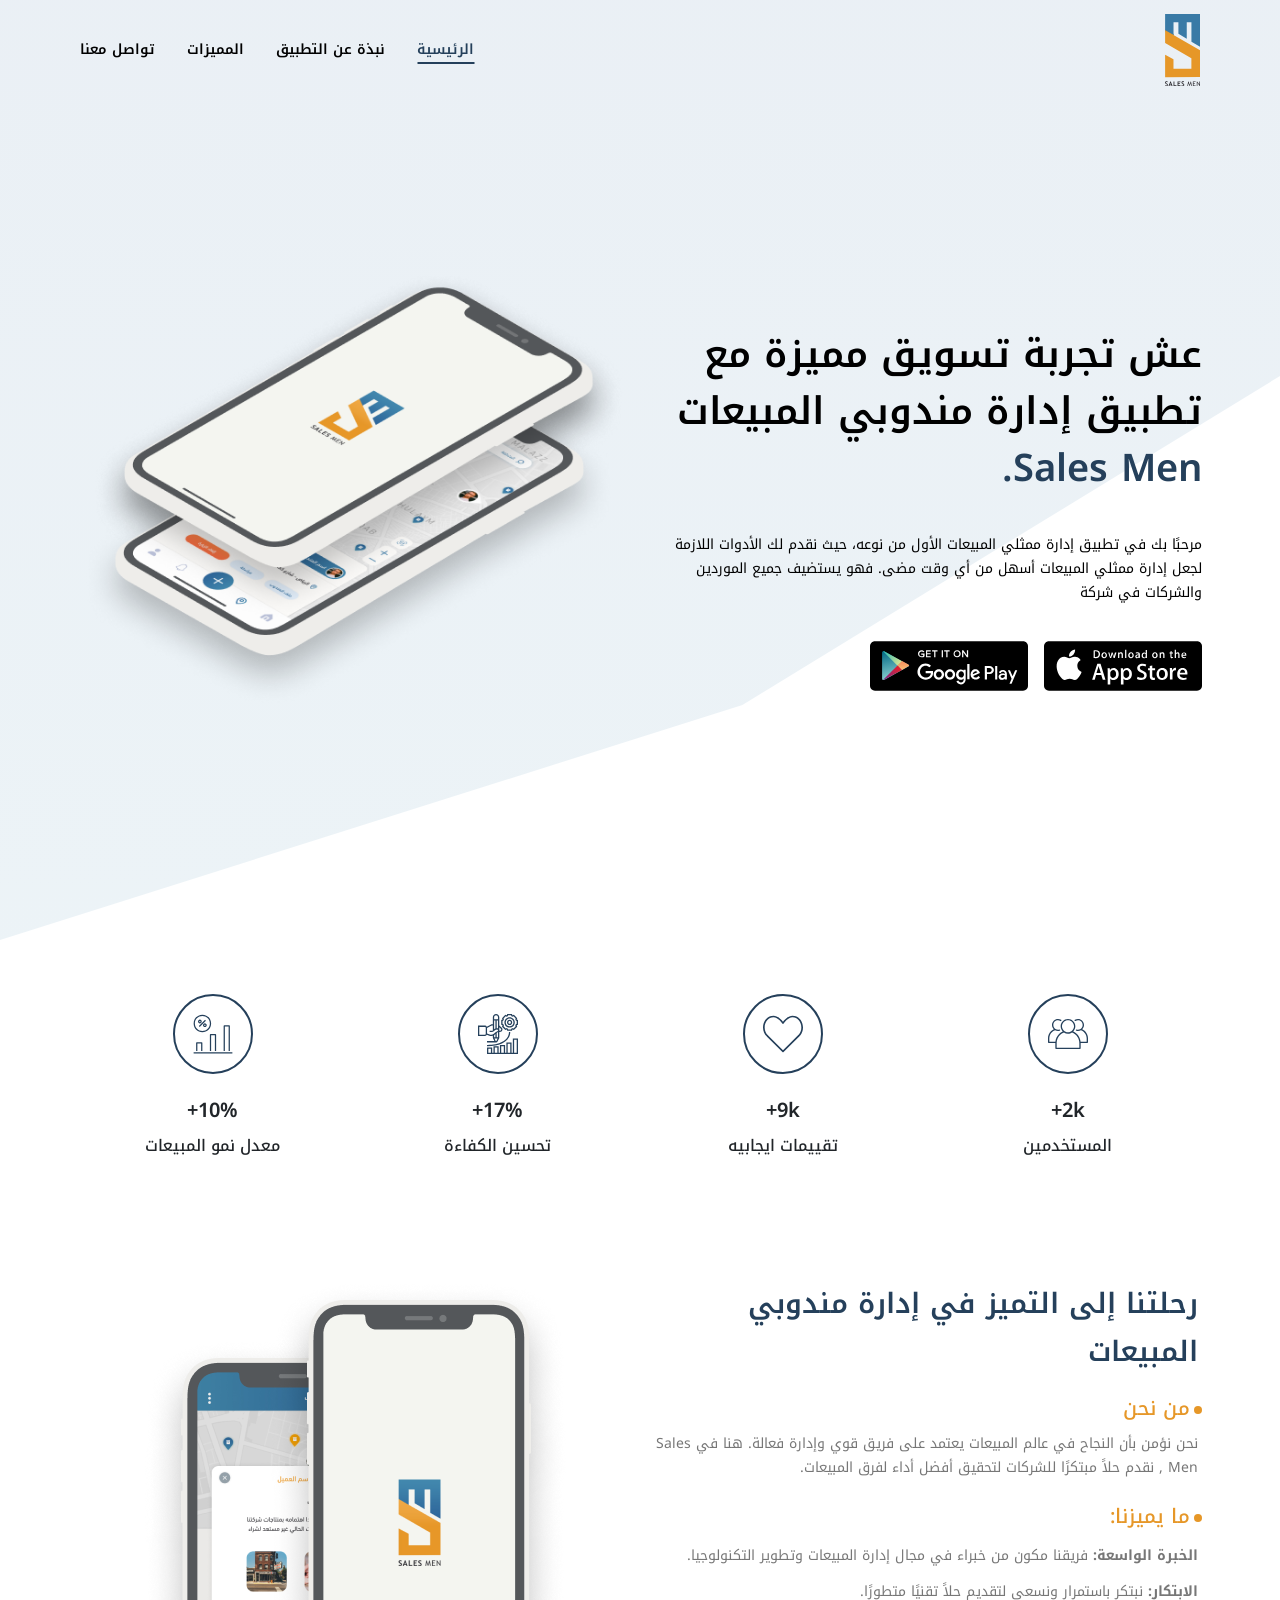
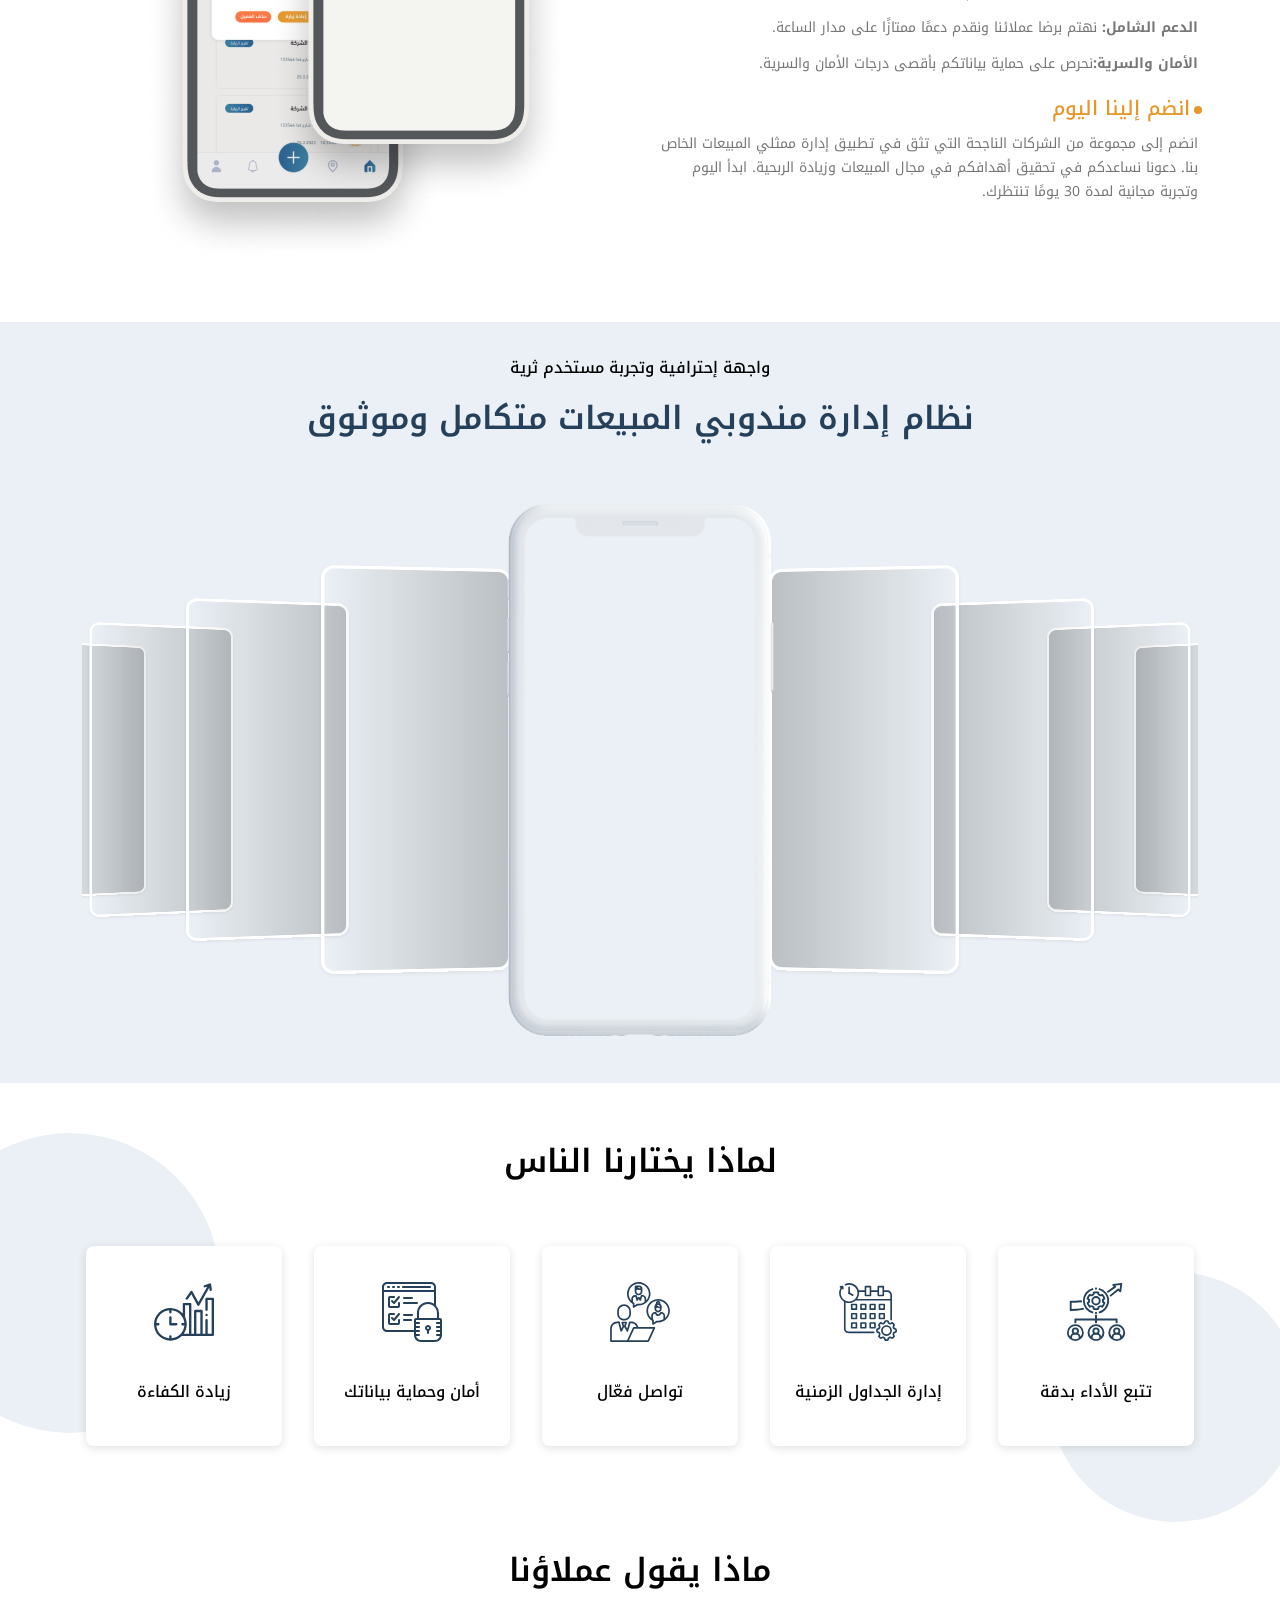
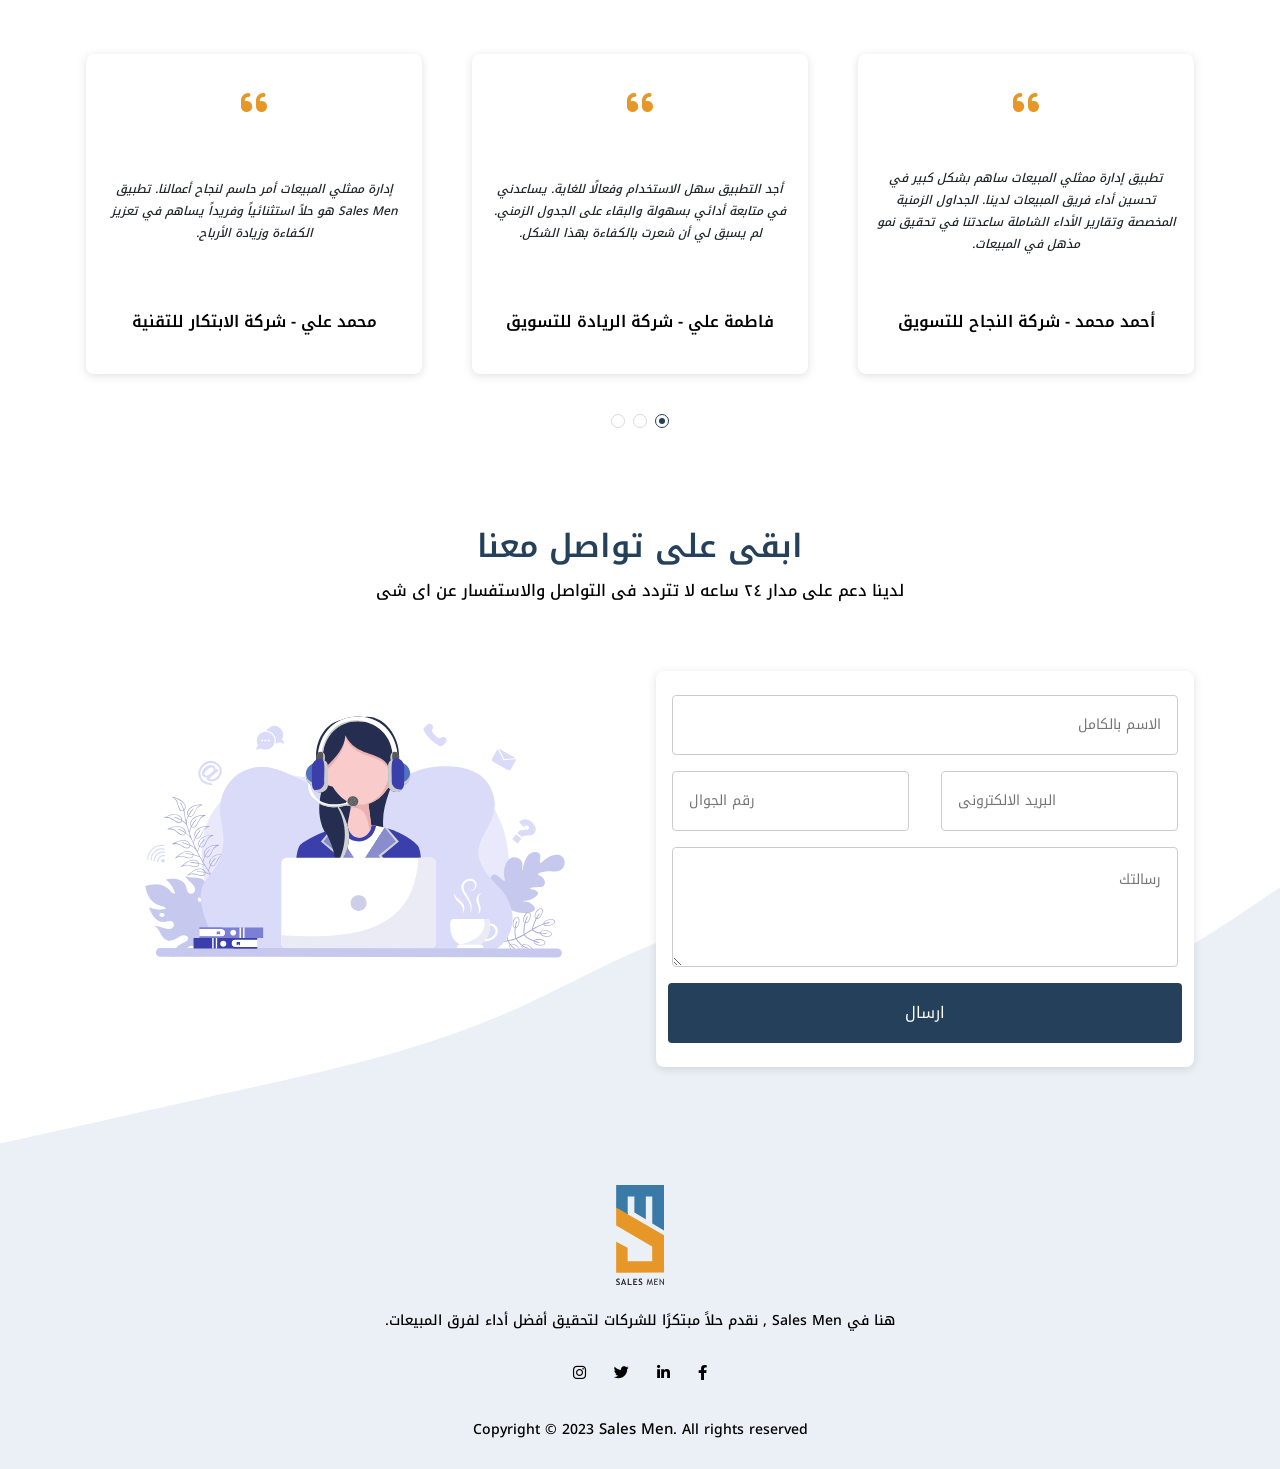
<file: index.html>
<html lang="en">

<head>
    <meta charset="UTF-8">
    <meta name="viewport" content="width=device-width, initial-scale=1.0">
    <title>Sales Men</title>
    <!-- Favicon -->
    <link rel="shortcut icon" href="images/fav.svg" type="image/x-icon">
    <!-- Css -->
    <link rel="stylesheet" href="css/bootstrap.rtl.min.css">
    <link rel="stylesheet" href="css/main.css">
    <link rel="stylesheet" href="css/style.css">
</head>

<body>
    <!-- Header Start-->
    <header class="navigationbar">
        <nav>
            <div class="container d-flex justify-content-between align-items-center">
                <a href="index.html" class="navbar-brand">
                    <img src="images/logo.svg" alt="logo">
                </a>
                <ul class="nav-links">
                    <li>
                        <a href="index.html#home" class="nav-link home active">الرئيسية</a>
                    </li>
                    <li>
                        <a href="index.html#about" class="nav-link about">نبذة عن التطبيق</a>
                    </li>
                    <li>
                        <a href="index.html#service" class="nav-link service">المميزات</a>
                    </li>
                    <li>
                        <a href="index.html#contact" class="nav-link contact">تواصل معنا</a>
                    </li>
                </ul>
                <div class="buttons">
                    <a href="javascript:void(0)" id="toggle"><i class="fa-sharp fa-solid fa-bars"></i></a>
                </div>
            </div>
        </nav>
    </header>
    <main>
        <!-- Hero section -->
        <section class="hero-section sec" id="home">
            <div class="underlay"></div>
            <div class="container">
                <div class="row">
                    <div class="col-lg-6 col-12 d-flex justify-content-center flex-column text-container">
                        <h1>عش تجربة تسويق مميزة مع تطبيق إدارة مندوبي المبيعات <span>Sales Men.</span> </h1>
                        <p>
                            مرحبًا بك في تطبيق إدارة ممثلي المبيعات الأول من نوعه، حيث نقدم لك الأدوات اللازمة لجعل
                            إدارة ممثلي المبيعات أسهل من أي وقت مضى.
                            فهو يستضيف جميع الموردين والشركات في شركة
                        </p>
                        <div class="btns">
                            <a href="#!">
                                <img src="images/app-store.svg" alt="google-play">
                            </a>
                            <a href="#!">
                                <img src="images/google-play.svg" alt="app-store">
                            </a>
                        </div>
                    </div>
                    <div class="col-lg-6 col-12 d-flex align-items-center justify-content-center pt-lg-0 pt-3">
                        <img src="images/ill.png" alt="illustration">
                    </div>
                </div>
            </div>
        </section>
        <!-- parteners section -->
        <section class="parteners sec" id="about">
            <div class="counter-wrapper">
                <div class="underlay"></div>
                <div class="container ">
                    <div class="row">
                        <div class="col-lg-3 col-6 mb-lg-0 mb-4">
                            <div class="icon">
                                <img src="images/users.svg" alt="icon">
                            </div>
                            <h4><span class="num" data-goal="8">0</span>k+</h4>
                            <h5>المستخدمين</h5>
                        </div>
                        <div class="col-lg-3 col-6 mb-lg-0 mb-4">
                            <div class="icon">
                                <img src="images/heart.svg" alt="icon">
                            </div>
                            <h4><span class="num" data-goal="25">0</span>k+</h4>
                            <h5>تقييمات ايجابيه</h5>
                        </div>
                        <div class="col-lg-3 col-6">
                            <div class="icon">
                                <img src="images/experience.svg" alt="icon">
                            </div>
                            <h4><span class="num" data-goal="50">0</span>%+</h4>
                            <h5>تحسين الكفاءة</h5>
                        </div>
                        <div class="col-lg-3 col-6">
                            <div class="icon">
                                <img src="images/salesgrowth.svg" alt="icon">
                            </div>
                            <h4><span class="num" data-goal="30">0</span>%+</h4>
                            <h5>معدل نمو المبيعات</h5>
                        </div>
                    </div>
                </div>
            </div>
        </section>
        <!-- faqs -->
        <section class="faqs">
            <div class="container">
                <div class="row">
                    <div class="col-lg-6 col-12">
                        <div class="content">
                            <h2>
                                رحلتنا إلى التميز في إدارة مندوبي المبيعات
                            </h2>
                            <h3>من نحن </h3>
                            <p>
                                نحن نؤمن بأن النجاح في عالم المبيعات يعتمد على فريق قوي وإدارة فعالة. هنا في
                                Sales Men
                                , نقدم حلاً مبتكرًا للشركات لتحقيق أفضل أداء لفرق المبيعات.
                            </p>
                            <h3>ما يميزنا:</h3>
                            <ul>
                                <li>
                                    <b>الخبرة الواسعة:</b> فريقنا مكون من خبراء في مجال إدارة المبيعات وتطوير
                                    التكنولوجيا.
                                </li>
                                <li>
                                    <b>الابتكار:</b> نبتكر باستمرار ونسعى لتقديم حلاً تقنيًا متطورًا.
                                </li>
                                <li>
                                    <b>الدعم الشامل: </b> نهتم برضا عملائنا ونقدم دعمًا ممتازًا على مدار الساعة.
                                </li>
                                <li>
                                    <b>الأمان والسرية:</b>نحرص على حماية بياناتكم بأقصى درجات الأمان والسرية.
                                </li>
                            </ul>
                            <h3>انضم إلينا اليوم</h3>
                            <p>
                                انضم إلى مجموعة من الشركات الناجحة التي تثق في تطبيق إدارة ممثلي المبيعات الخاص بنا.
                                دعونا نساعدكم في تحقيق أهدافكم في مجال المبيعات وزيادة الربحية. ابدأ اليوم وتجربة مجانية
                                لمدة 30 يومًا تنتظرك.
                            </p>
                        </div>
                    </div>
                    <div class="col-lg-6 col-12">
                        <div class="image">
                            <img src="images/about.png" alt="illustiration">
                        </div>
                    </div>
                </div>
            </div>
        </section>
        <!-- services section -->
        <section class="services-section sec" id="service">
            <div class="container">
                <p class="txt">واجهة إحترافية وتجربة مستخدم ثرية</p>
                <h2 class="hed">نظام إدارة مندوبي المبيعات متكامل وموثوق</h2>
                <!--  appimages -->
                <div class="appimgs">
                    <div class="swiper phoneImgs">
                        <div class="swiper-wrapper">
                            <div class="swiper-slide">
                                <img src="images/1.jpg" />
                            </div>
                            <div class="swiper-slide">
                                <img src="images/2.jpg" />
                            </div>
                            <div class="swiper-slide">
                                <img src="images/3.jpg" />
                            </div>
                            <div class="swiper-slide">
                                <img src="images/4.jpg" />
                            </div>
                            <div class="swiper-slide">
                                <img src="images/5.jpg" />
                            </div>
                            <div class="swiper-slide">
                                <img src="images/6.jpg" />
                            </div>
                            <div class="swiper-slide">
                                <img src="images/7.jpg" />
                            </div>
                            <div class="swiper-slide">
                                <img src="images/8.jpg" />
                            </div>
                            <div class="swiper-slide">
                                <img src="images/9.jpg" />
                            </div>
                        </div>
                        <img src="images/frame.png" class="frame" alt="">
                    </div>
                </div>
            </div>
        </section>
        <!-- features section -->
        <section class="features">
            <h2 class="hed">لماذا يختارنا الناس</h2>
            <span class="circle1"></span>
            <span class="circle2"></span>
            <div class="container">
                <div class="row row-cols-xl-5 row-cols-lg-4 row-cols-md-3 row-cols-sm-2 row-cols-1 row--20">
                    <div class="col p-3">
                        <div class="feature-card">
                            <div class="icon">
                                <img src="images/1.svg" alt="Service">
                            </div>
                            <h6 class="title">تتبع الأداء بدقة</h6>
                        </div>
                    </div>
                    <div class="col p-3">
                        <div class="feature-card">
                            <div class="icon">
                                <img src="images/2.svg" alt="Service">
                            </div>
                            <h6 class="title">إدارة الجداول الزمنية </h6>
                        </div>
                    </div>
                    <div class="col p-3">
                        <div class="feature-card">
                            <div class="icon">
                                <img src="images/3.svg" alt="Service">
                            </div>
                            <h6 class="title">تواصل فعّال</h6>
                        </div>
                    </div>
                    <div class="col p-3">
                        <div class="feature-card">
                            <div class="icon">
                                <img src="images/4.svg" alt="Service">
                            </div>
                            <h6 class="title">أمان وحماية بياناتك</h6>
                        </div>
                    </div>
                    <div class="col p-3">
                        <div class="feature-card">
                            <div class="icon">
                                <img src="images/5.svg" alt="Service">
                            </div>
                            <h6 class="title">زيادة الكفاءة</h6>
                        </div>
                    </div>
                </div>
            </div>
        </section>
        <!-- testmonials section-->
        <section class="testmonials">
            <h2 class="hed">ماذا يقول عملاؤنا</h2>
            <!-- slider -->
            <div class="container p-0">
                <div class="swiper mySwiper">
                    <div class="swiper-wrapper">
                        <div class="swiper-slide">
                            <div class="testmonial-card">
                                <i class="fas fa-quote-left"></i>
                                <p>
                                    تطبيق إدارة ممثلي المبيعات ساهم بشكل كبير في تحسين أداء فريق المبيعات لدينا. الجداول
                                    الزمنية المخصصة وتقارير الأداء الشاملة ساعدتنا في تحقيق نمو مذهل في المبيعات.
                                </p>
                                <h5>أحمد محمد - شركة النجاح للتسويق</h5>
                            </div>
                        </div>
                        <div class="swiper-slide">
                            <div class="testmonial-card">
                                <i class="fas fa-quote-left"></i>
                                <p>
                                    أجد التطبيق سهل الاستخدام وفعالًا للغاية. يساعدني في متابعة أدائي بسهولة والبقاء على
                                    الجدول الزمني. لم يسبق لي أن شعرت بالكفاءة بهذا الشكل.
                                </p>
                                <h5>فاطمة علي - شركة الريادة للتسويق</h5>
                            </div>
                        </div>
                        <div class="swiper-slide">
                            <div class="testmonial-card">
                                <i class="fas fa-quote-left"></i>
                                <p>
                                    إدارة ممثلي المبيعات أمر حاسم لنجاح أعمالنا. تطبيق Sales Men هو حلاً استثنائياً
                                    وفريداً يساهم في تعزيز الكفاءة وزيادة الأرباح.
                                </p>
                                <h5>محمد علي - شركة الابتكار للتقنية</h5>
                            </div>
                        </div>
                        <div class="swiper-slide">
                            <div class="testmonial-card">
                                <i class="fas fa-quote-left"></i>
                                <p>
                                    كصاحبة لشركة صغيرة، كنت بحاجة ماسة إلى تحسين إدارة ممثلي المبيعات. تطبيق Sales Men
                                    جعل هذا الأمر سهلاً للغاية. أنا ممتنة للغاية لهذا الاكتشاف!
                                </p>
                                <h5>سارة عبدالله - متجر سارة للهدايا</h5>
                            </div>
                        </div>
                        <div class="swiper-slide">
                            <div class="testmonial-card">
                                <i class="fas fa-quote-left"></i>
                                <p>
                                    إدارة فريق المبيعات الكبير لشركتنا كانت مهمة صعبة قبل أن نبدأ باستخدام Sales Men.
                                    أنا معجب بالتحسينات الكبيرة التي حققناها في أداء فريق المبيعات والتواصل الفعّال.
                                </p>
                                <h5>يوسف حسين - شركة النجوم للتسويق</h5>
                            </div>
                        </div>
                    </div>
                    <div class="swiper-pagination"></div>
                </div>
            </div>
        </section>
        <!-- contact section -->
        <section class="contact-section sec" id="contact">
            <svg xmlns="http://www.w3.org/2000/svg" viewBox="0 0 1440 320">
                <path fill="#eaf0f5" fill-opacity="1"
                    d="M0,320L48,309.3C96,299,192,277,288,256C384,235,480,213,576,170.7C672,128,768,64,864,69.3C960,75,1056,149,1152,154.7C1248,160,1344,96,1392,64L1440,32L1440,320L1392,320C1344,320,1248,320,1152,320C1056,320,960,320,864,320C768,320,672,320,576,320C480,320,384,320,288,320C192,320,96,320,48,320L0,320Z">
                </path>
            </svg>
            <div class="underlay"></div>
            <h2 class="hed">ابقى على تواصل معنا</h2>
            <p class="txt">لدينا دعم على مدار ٢٤ ساعه لا تتردد فى التواصل والاستفسار عن اى شى</p>
            <div class="container">
                <div class="row">
                    <div class="col-lg-6 col-12 p-3">
                        <div class="shaded-card">
                            <form class="container" action="">
                                <div class="row">
                                    <div class="col-12 input-filed">
                                        <input type="text" name="name" id="name" placeholder="الاسم بالكامل">
                                    </div>
                                    <div class="col-lg-6 col-12 input-filed">
                                        <input type="email" name="email" id="email" placeholder="البريد الالكترونى">
                                    </div>
                                    <div class="col-lg-6 col-12 input-filed">
                                        <input type="tel" name="tel" id="tel" placeholder="رقم الجوال">
                                    </div>
                                    <div class="col-12 input-filed">
                                        <textarea name="message" id="message" placeholder="رسالتك"></textarea>
                                    </div>
                                    <div class="col-12">
                                        <button type="submit">ارسال</button>
                                    </div>
                                </div>
                            </form>
                        </div>
                    </div>
                    <div class="col-lg-6 col-12">
                        <img src="images/contact.svg" alt="">
                    </div>
                </div>
            </div>
        </section>
    </main>
    <!-- Footer -->
    <footer>
        <div class="container">
            <div class="row">
                <div class="col-12 d-flex flex-column justify-content-center align-items-center gap-4">
                    <a href="#!" class="navbar-brand">
                        <img src="images/logo.svg" alt="logo">
                    </a>
                    <p>
                        هنا في Sales Men , نقدم حلاً مبتكرًا للشركات لتحقيق أفضل أداء لفرق المبيعات.
                    </p>
                    <ul class="social-media">
                        <li>
                            <a href="#!"><i class="fa-brands fa-facebook-f"></i></a>
                        </li>
                        <li>
                            <a href="#!"><i class="fa-brands fa-linkedin-in"></i></a>
                        </li>
                        <li>
                            <a href="#!"><i class="fa-brands fa-twitter"></i></a>
                        </li>
                        <li>
                            <a href="#!"><i class="fa-brands fa-instagram"></i></a>
                        </li>
                    </ul>
                </div>
                <div class="col-12 copy d-flex align-items-center justify-content-center">
                    <p>Copyright © 2023 <a href="index.html">Sales Men</a>. All rights reserved</p>
                </div>
            </div>
        </div>
    </footer>
    <script src="js/main.js"></script>
    <script src="js/app.js"></script>
    <script>
        //accordion show hide
        let btn = document.querySelector(".showbtn");
        let acc = document.querySelector("#accordionExample");
        btn.addEventListener("click", () => {
            acc.classList.toggle("show");
            if (acc.classList.contains("show")) {
                btn.innerHTML = `عرض اقل <i class="fa-sharp fa-solid fa-chevron-up"></i>`;
            } else {
                btn.innerHTML = `عرض المزيد <i class="fa-sharp fa-solid fa-chevron-down"></i>`;
            }
        });
    </script>
</body>

</html>
</file>
<file: css/style.css>
@import url("https://fonts.googleapis.com/css2?family=Noto+Kufi+Arabic:wght@300;400;500;600;700&display=swap");
* {
  padding: 0;
  margin: 0;
  box-sizing: border-box;
  line-height: 32px;
  scroll-behavior: smooth;
  font-family: "Noto Kufi Arabic", sans-serif;
  direction: rtl;
  -webkit-tap-highlight-color: transparent;
}

body {
  position: relative;
  overflow-x: hidden;
}

ul {
  list-style: none;
  margin: 0;
  padding: 0;
}

a {
  text-decoration: none;
}

:target {
  scroll-margin-top: 100px;
}

.fancybox__container {
  z-index: 1999;
}

.fancybox__track,
.fancybox__content,
.carousel__track {
  direction: ltr !important;
}

.span {
  background: linear-gradient(97.65deg, #56e0e0 0.33%, #25405b 93.35%);
  background-clip: text;
  -webkit-background-clip: text;
  -webkit-text-fill-color: transparent;
}

::-webkit-scrollbar {
  width: 4px;
}

::-webkit-scrollbar-track {
  background-color: #fff;
}

::-webkit-scrollbar-thumb {
  background-image: linear-gradient(97.65deg, #56e0e0 0.33%, #25405b 93.35%);
  height: 300px;
  box-shadow: 0px 4px 10px 0px rgba(1, 115, 153, 0.2);
}

@keyframes fadeInDown {
  0% {
    opacity: 0;
    transform: translate3d(0, -100%, 0);
  }
  100% {
    opacity: 1;
    transform: translateZ(0);
  }
}
.whatsappButton {
  position: fixed;
  bottom: 8px;
  left: 8px;
  width: 70px;
  height: 70px;
  border-radius: 50%;
  display: flex;
  z-index: 99;
  align-items: center;
  justify-content: center;
}
.whatsappButton img {
  max-height: 48px;
}

header {
  height: 100px;
  width: 100%;
  position: absolute;
  top: 0;
  left: 0;
  background-color: transparent;
  z-index: 999;
  transition: all 0.3s ease-in-out;
}
header.sticky {
  position: fixed;
  background-color: #fff;
  box-shadow: rgba(99, 99, 99, 0.2) 0px 2px 8px 0px;
  animation: 0.5s ease-in-out 0s normal none 1 running fadeInDown;
}
header.fff {
  background: #fff;
}
header nav {
  height: 100px;
  width: 100%;
}
header nav .container {
  padding: 10px;
}
header nav .container .navbar-brand {
  display: flex;
  align-items: center;
  justify-content: center;
  height: 80px;
}
header nav .container .navbar-brand img {
  height: 72px;
}
header nav .container .nav-links {
  height: 80px;
  display: flex;
  gap: 32px;
}
@media (max-width: 768px) {
  header nav .container .nav-links {
    display: flex;
    flex-direction: column;
    background: white;
    width: 100%;
    top: 100px;
    left: 0;
    height: 0;
    overflow: hidden;
    justify-content: center;
    position: absolute;
    z-index: 9999999;
    gap: 24px;
    transition: 0.5s ease-in-out;
  }
  header nav .container .nav-links.active {
    height: calc(100vh - 100px);
  }
}
header nav .container .nav-links li {
  display: flex;
  align-items: center;
  justify-content: center;
  height: 100%;
}
@media (max-width: 768px) {
  header nav .container .nav-links li {
    height: 70px;
  }
}
header nav .container .nav-links li .nav-link {
  color: #000;
  font-size: 14px;
  font-weight: 600;
  position: relative;
  transition: all 0.3s ease-in-out;
}
header nav .container .nav-links li .nav-link:hover {
  color: #25405b;
}
header nav .container .nav-links li .nav-link:hover::after {
  width: 100%;
}
header nav .container .nav-links li .nav-link.active {
  color: #25405b;
}
header nav .container .nav-links li .nav-link.active::after {
  width: 100%;
}
header nav .container .nav-links li .nav-link::after {
  content: "";
  position: absolute;
  transform: translateX(-50%);
  left: 50%;
  bottom: 2px;
  background-color: #25405b;
  width: 0;
  height: 2px;
  transition: all 0.3s ease-in-out;
}
header nav .container .buttons {
  height: 80px;
  display: none;
  gap: 32px;
  align-items: center;
}
@media (max-width: 576px) {
  header nav .container .buttons {
    gap: 16px;
  }
}
@media (max-width: 768px) {
  header nav .container .buttons {
    display: flex;
  }
}
header nav .container .buttons a {
  border: 1px solid #25405b;
  color: #25405b;
  font-size: 16px;
  transition: 0.3s ease-in-out;
  position: relative;
  font-weight: 500;
  border-radius: 4px;
  display: flex;
  align-items: center;
  justify-content: center;
  width: 42px;
}
header nav .container .buttons a:last-child {
  display: none;
}
@media (max-width: 768px) {
  header nav .container .buttons a:last-child {
    display: flex;
  }
}
header nav .container .buttons a i {
  line-height: 34px;
}
@media (max-width: 576px) {
  header nav .container .buttons a {
    font-size: 14px;
    line-height: 30px;
  }
}
header nav .container .buttons a::after {
  content: "";
  background-color: #25405b;
  width: 0;
  border-radius: 50%;
  height: 100%;
  position: absolute;
  top: 0;
  left: 50%;
  transition: 0.3s ease-in-out;
  border-radius: 4px;
  z-index: -1;
  transform: translateX(-50%);
}
header nav .container .buttons a:hover {
  color: #fff;
  border-color: transparent;
}
header nav .container .buttons a:hover::after {
  width: 100%;
}

.hero-section {
  width: 100%;
  padding-top: 40px;
  position: relative;
}
@media (max-width: 992px) {
  .hero-section {
    height: -moz-fit-content;
    height: fit-content;
    padding-top: 120px;
  }
}
@media (max-width: 576px) {
  .hero-section {
    padding: 120px 12px 0;
  }
}
.hero-section .underlay {
  position: absolute;
  top: 0;
  left: 0;
  width: 100%;
  height: 100%;
  opacity: 0.1;
  z-index: -1;
  background: linear-gradient(#2e669b, #4289ae);
  -webkit-clip-path: polygon(100% 0%, 0% 0%, 0% 100%, 58% 75%, 100% 40%);
          clip-path: polygon(100% 0%, 0% 0%, 0% 100%, 58% 75%, 100% 40%);
}
.hero-section .container {
  padding: 0 10px;
}
.hero-section .row {
  height: 100%;
}
.hero-section .row .col-12 {
  padding: 0 10px;
}
.hero-section .row .col-12 img {
  max-width: 100%;
}
.hero-section .row .text-container h1 {
  font-weight: 600;
  line-height: 1.5;
  margin: 36px 0;
  font-size: 38px;
  color: #000;
}
@media (max-width: 576px) {
  .hero-section .row .text-container h1 {
    font-size: 32px;
    margin: 16px 0;
    line-height: 1.4;
  }
}
.hero-section .row .text-container h1 span {
  color: #25405b;
  line-height: inherit;
  position: relative;
}
.hero-section .row .text-container p {
  font-size: 14px;
  line-height: 24px;
  color: #000;
  margin-bottom: 36px;
}
@media (max-width: 576px) {
  .hero-section .row .text-container p {
    font-size: 14px;
    line-height: 28px;
    margin-bottom: 16px;
  }
}
.hero-section .row .text-container .btns {
  display: flex;
  gap: 16px;
}

.parteners .counter-wrapper {
  height: 280px;
  width: 100%;
  position: relative;
  display: flex;
  align-items: center;
  justify-content: center;
}
@media (max-width: 768px) {
  .parteners .counter-wrapper {
    height: 420px;
  }
}
.parteners .counter-wrapper .underlay {
  position: absolute;
  top: 0;
  left: 0;
  width: 100%;
  height: 100%;
  background-repeat: no-repeat;
  background-size: cover;
  background-position: bottom;
  opacity: 0.1;
  z-index: -1;
}
.parteners .counter-wrapper .col-6 {
  display: flex;
  flex-direction: column;
  align-items: center;
  justify-content: center;
}
.parteners .counter-wrapper .icon {
  width: 80px;
  height: 80px;
  border-radius: 50%;
  border: 2px solid #25405b;
  display: flex;
  align-items: center;
  justify-content: center;
}
.parteners .counter-wrapper .icon img {
  max-height: 40px;
}
.parteners .counter-wrapper h4 {
  font-size: 20px;
  margin-top: 20px;
  margin-bottom: 0;
  font-weight: 600;
}
.parteners .counter-wrapper h5 {
  margin: 10px 0;
  font-size: 16px;
}

.faqs {
  padding: 60px 12px;
}
@media (max-width: 576px) {
  .faqs {
    padding-top: 120px;
  }
}
.faqs .content h2 {
  font-size: 28px;
  color: #25405b;
  font-weight: 600;
  margin-bottom: 20px !important;
  line-height: 48px;
}
@media (max-width: 576px) {
  .faqs .content h2 {
    font-size: 24px;
    line-height: 40px;
  }
}
.faqs .content h3 {
  color: #e69728;
  font-size: 20px;
  margin-bottom: 12px !important;
  position: relative;
  width: 160px;
  padding-right: 8px !important;
}
.faqs .content h3::after {
  position: absolute;
  right: -4px;
  width: 8px;
  height: 8px;
  border-radius: 50%;
  position: absolute;
  top: 58%;
  transform: translateY(-50%);
  content: "";
  background: #e69728;
}
.faqs .content ul {
  margin-bottom: 16px;
}
.faqs .content p,
.faqs .content li {
  margin-bottom: 24px !important;
  font-size: 14px;
  line-height: 24px;
  color: #777777;
}
.faqs .content li {
  margin-bottom: 4px !important;
}
.faqs .image {
  width: 100%;
  height: 100%;
  display: flex;
  align-items: center;
  justify-content: center;
}
.faqs .image img {
  max-width: 100%;
}

.services-section {
  padding: 30px 0;
  background: #eaf0f5;
}
.services-section .txt {
  text-align: center;
  color: #000;
  font-weight: 500;
}
.services-section .hed {
  font-weight: 600;
  color: #25405b;
  text-align: center;
  margin-bottom: 48px;
}
.services-section .appimgs {
  position: relative;
}
.services-section .appimgs .swiper {
  width: 100%;
  padding: 30px 0;
  position: relative;
  display: flex;
}
.services-section .appimgs .swiper .swiper-slide {
  background-position: center;
  background-size: cover;
  width: 234px;
  height: 507px;
  position: relative;
}
@media (max-width: 768px) {
  .services-section .appimgs .swiper .swiper-slide {
    width: 175.5px;
    height: 380px;
  }
}
.services-section .appimgs .swiper .swiper-slide img {
  display: block;
  width: 100%;
  height: 100%;
  border-radius: 16px;
}
.services-section .appimgs .swiper .frame {
  width: 267px;
  height: 532px;
  position: absolute;
  top: 50%;
  left: 50%;
  transform: translate(-50%, -50%);
  z-index: 2;
}
@media (max-width: 768px) {
  .services-section .appimgs .swiper .frame {
    width: 202.5px;
    height: 401px;
  }
}
.services-section .appimgs .swiper-wrapper {
  height: auto;
}
.services-section .appimgs .swiper-3d .swiper-slide-shadow,
.services-section .appimgs .swiper-3d .swiper-slide-shadow-bottom,
.services-section .appimgs .swiper-3d .swiper-slide-shadow-left,
.services-section .appimgs .swiper-3d .swiper-slide-shadow-right,
.services-section .appimgs .swiper-3d .swiper-slide-shadow-top {
  border-radius: 16px;
  box-shadow: 0px 2px 4px rgba(0, 0, 0, 0.062745098);
  border: 4px solid #fff;
}
.services-section .appimgs .swiper-3d .swiper-slide-shadow-left {
  background: linear-gradient(to left, rgba(0, 0, 0, 0.2), rgba(0, 0, 0, 0));
}
.services-section .appimgs .swiper-3d .swiper-slide-shadow-right {
  background: linear-gradient(to right, rgba(0, 0, 0, 0.2), rgba(0, 0, 0, 0));
}

.privacy-policy {
  padding: 40px 0;
}
.privacy-policy br {
  line-height: 24px !important;
}
.privacy-policy h3 {
  font-size: 20px;
  color: #25405b;
  font-weight: 600;
  margin-bottom: 14px;
}
.privacy-policy p {
  font-size: 15px;
  color: #484848;
}
.privacy-policy h6 {
  font-size: 16px;
  color: #000;
  font-weight: 600;
  margin-bottom: 14px;
}

.packages {
  margin: 48px 0;
  padding: 42px 0;
  overflow-x: hidden;
  position: relative;
}
.packages svg {
  position: absolute;
  left: 0;
  bottom: 0;
  width: 100%;
}
.packages .txt {
  text-align: center;
  color: #000;
  font-weight: 500;
  margin-bottom: 48px;
}
.packages .hed {
  font-weight: 600;
  color: #25405b;
  text-align: center;
}
.packages .package-card {
  box-shadow: rgba(99, 99, 99, 0.2) 0px 2px 8px 0px;
  display: flex;
  align-items: center;
  flex-direction: column;
  justify-content: space-between;
  background-color: #fff;
  border-radius: 8px;
  padding: 32px 24px;
  height: 360px;
  position: relative;
}
.packages .package-card.p2::after {
  content: "\f005";
  font-family: "Font Awesome 6 Pro";
  border-radius: 50%;
  position: absolute;
  left: 16px;
  top: 24px;
  font-size: 20px;
  color: #0f70e5;
}
.packages .package-card .title {
  display: flex;
  flex-direction: column;
  align-items: center;
  gap: 16px;
}
.packages .package-card .title h4 {
  margin: 0;
  font-weight: 500;
  font-size: 16px;
  color: #000;
}
.packages .package-card .title .price {
  font-size: 24px;
  color: #0f70e5;
  font-weight: bold;
  margin: 0;
}
.packages .package-card p {
  font-size: 12px;
  line-height: 22px;
  text-align: center;
  margin: 0;
}
.packages .package-card a {
  border: 1px solid #0f70e5;
  color: #0f70e5;
  width: 100%;
  font-size: 14px;
  display: flex;
  align-items: center;
  justify-content: center;
  transition: 0.3s ease-in-out;
  position: relative;
  font-weight: 500;
  border-radius: 4px;
  padding: 2px 0;
  align-self: flex-start;
}
.packages .package-card a span {
  color: #0f70e5;
}
.packages .package-card a:hover {
  border-color: transparent;
  background: #0f70e5;
}
.packages .package-card a:hover span {
  color: #fff;
}
.packages .package-card a:hover::after {
  width: 100%;
}

.features {
  padding: 60px 0;
  position: relative;
  overflow-x: hidden;
}
.features .circle1 {
  width: 300px;
  height: 300px;
  border-radius: 50%;
  background: #eaf0f5;
  position: absolute;
  left: -80px;
  top: 50px;
  z-index: -1;
}
.features .circle2 {
  width: 250px;
  height: 250px;
  border-radius: 50%;
  background: #eaf0f5;
  position: absolute;
  right: -20px;
  bottom: 0;
  z-index: -1;
}
.features .hed {
  font-weight: 600;
  color: #000;
  margin-bottom: 48px;
  text-align: center;
}
.features .feature-card {
  width: 100%;
  height: 200px;
  background: #fff;
  box-shadow: rgba(99, 99, 99, 0.2) 0px 2px 8px 0px;
  border-radius: 8px;
  padding: 16px;
  display: flex;
  align-items: center;
  flex-direction: column;
  position: relative;
}
.features .feature-card::after {
  content: "";
  width: 0;
  position: absolute;
  top: -2px;
  height: 2px;
  left: 0;
  background: #25405b;
  transition: all 0.4s ease-in-out;
}
.features .feature-card::before {
  content: "";
  width: 0;
  position: absolute;
  bottom: -2px;
  height: 2px;
  right: 0;
  background: #25405b;
  transition: all 0.4s ease-in-out;
}
.features .feature-card:hover {
  border-radius: 0;
}
.features .feature-card:hover::after {
  width: 100%;
}
.features .feature-card:hover::before {
  width: 100%;
}
.features .feature-card .icon {
  height: 100px;
  display: flex;
  align-items: center;
  justify-content: center;
}
.features .feature-card .icon img {
  max-height: 60px;
}
.features .feature-card h6 {
  text-align: center;
  color: #000;
  font-weight: 500;
  margin-top: 16px;
  line-height: 28px;
  font-size: 16px;
}

.testmonials {
  padding: 30px;
}
.testmonials .hed {
  font-weight: 600;
  color: #000;
  margin-bottom: 48px;
  text-align: center;
}
@media (max-width: 768px) {
  .testmonials {
    padding: 16px;
  }
}
.testmonials .swiper {
  max-height: 400px;
  padding: 16px;
}
.testmonials .testmonial-card {
  width: 100%;
  height: 320px;
  background: #fff;
  box-shadow: rgba(99, 99, 99, 0.2) 0px 2px 8px 0px;
  border-radius: 8px;
  display: flex;
  align-items: center;
  justify-content: space-between;
  flex-direction: column;
  border: 2px solid transparent;
  transition: all 0.3s ease-in-out;
  gap: 18px;
  padding: 32px 16px;
}
.testmonials .testmonial-card:hover {
  box-shadow: none;
  border-color: #e69728;
}
.testmonials .testmonial-card i {
  font-size: 30px;
  color: #e69728;
}
.testmonials .testmonial-card p {
  text-align: center;
  font-style: italic;
  font-size: 12px;
  font-weight: 500;
  line-height: 22px;
  margin: 0;
}
.testmonials .testmonial-card h5 {
  margin: 0;
  font-size: 16px;
  font-weight: 600;
  color: #000;
  line-height: 36px;
}

.contact-section {
  width: 100%;
  padding: 60px 0;
  position: relative;
}
.contact-section .txt {
  text-align: center;
  color: #000;
  font-weight: 500;
  margin-bottom: 48px;
}
.contact-section .hed {
  font-weight: 600;
  color: #25405b;
  text-align: center;
}
.contact-section svg {
  position: absolute;
  left: 0;
  bottom: -1px;
  z-index: -1;
}
.contact-section .col-12 .shaded-card {
  background: #fff;
  box-shadow: rgba(99, 99, 99, 0.2) 0px 2px 8px 0px;
  border-radius: 8px;
  padding: 24px 0;
}
.contact-section .col-12 .shaded-card .input-filed {
  padding: 0 16px;
  margin-bottom: 16px;
}
.contact-section .col-12 .shaded-card .input-filed input {
  height: 60px;
  padding: 16px;
  width: 100%;
  outline: none;
  font-size: 14px;
  border-radius: 4px;
  border: solid 1px #ccc;
  transition: 0.3s ease-in-out;
}
.contact-section .col-12 .shaded-card .input-filed textarea {
  width: 100%;
  height: 120px;
  font-size: 14px;
  padding: 16px;
  outline: none;
  border-radius: 4px;
  border: solid 1px #ccc;
  transition: 0.3s ease-in-out;
}
.contact-section .col-12 .shaded-card .input-filed input:focus,
.contact-section .col-12 .shaded-card .input-filed textarea:focus {
  border-color: #0f70e5;
}
.contact-section .col-12 .shaded-card button {
  width: 100%;
  height: 60px;
  border: none;
  outline: none;
  background: #25405b;
  color: #fff;
  border-radius: 4px;
}

footer {
  background: #eaf0f5;
}
footer .container .col-12 {
  padding: 42px 32px 24px;
}
@media (max-width: 576px) {
  footer .container .col-12 {
    padding: 24px;
  }
}
footer .container .col-12:last-child {
  padding: 0 0 24px;
}
footer .container .col-12 a {
  display: contents;
}
footer .container .col-12 a img {
  max-height: 100px;
}
footer .container .col-12 p {
  font-size: 14px;
  text-align: center;
  line-height: 24px;
  font-weight: 500;
  color: #000;
  margin-bottom: 0;
}
footer .container .col-12 .links li {
  margin-bottom: 5px;
}
footer .container .col-12 a {
  transition: 0.3s ease-in-out;
  font-weight: 500;
  font-size: 15px;
  color: #000;
}
footer .container .col-12 a:hover {
  color: #25405b;
}
footer .copy p {
  direction: ltr !important;
  color: #000;
  font-weight: 500;
  display: flex;
  align-items: center;
  gap: 4px;
}
footer .copy p a {
  color: #25405b;
}
footer .copy p a img {
  width: 36px;
}
footer .social-media {
  display: flex;
  gap: 28px;
}
footer .social-media li {
  cursor: pointer;
}
footer .social-media a {
  color: #25405b;
  transition: all 0.3s ease-in-out;
}
footer .social-media a:hover {
  color: #0f70e5;
}
footer .social-media a:hover i {
  transition: 0.3s ease-in-out;
  transform: scale(1.5);
}

.accordion-button {
  text-align: inherit;
}

.accordion-button,
.accordion-body {
  padding: 16px 0 !important;
}

.accordion-button:not(.collapsed) {
  background: none !important;
}

.accordion-button::after {
  margin-right: auto !important;
  margin-left: initial;
}

.accordion-button:focus {
  outline: none !important;
  border: none !important;
  box-shadow: none !important;
}

.accordion-item {
  border-top: 0 !important;
  border-right: 0 !important;
  border-left: 0 !important;
  border-bottom: 1px solid #d7d7d7 !important;
  border-radius: 0 !important;
}
.accordion-item p {
  font-size: 14px;
}

.accordion-button:not(.collapsed) {
  box-shadow: none !important;
}

.accordion-button {
  font-size: 14px !important;
  font-weight: 600;
}

.swiper-pagination-bullet {
  width: 14px;
  height: 14px;
  border: 1px solid #484848;
  background: none;
  position: relative;
}
.swiper-pagination-bullet::after {
  content: "";
  position: absolute;
  width: 6px;
  height: 6px;
  border-radius: 50%;
  background: transparent;
  top: 50%;
  left: 50%;
  transform: translate(-50%, -50%);
}

.swiper-pagination-bullet-active {
  border-color: #25405b;
}
.swiper-pagination-bullet-active::after {
  background: #25405b;
}/*# sourceMappingURL=style.css.map */
</file>
